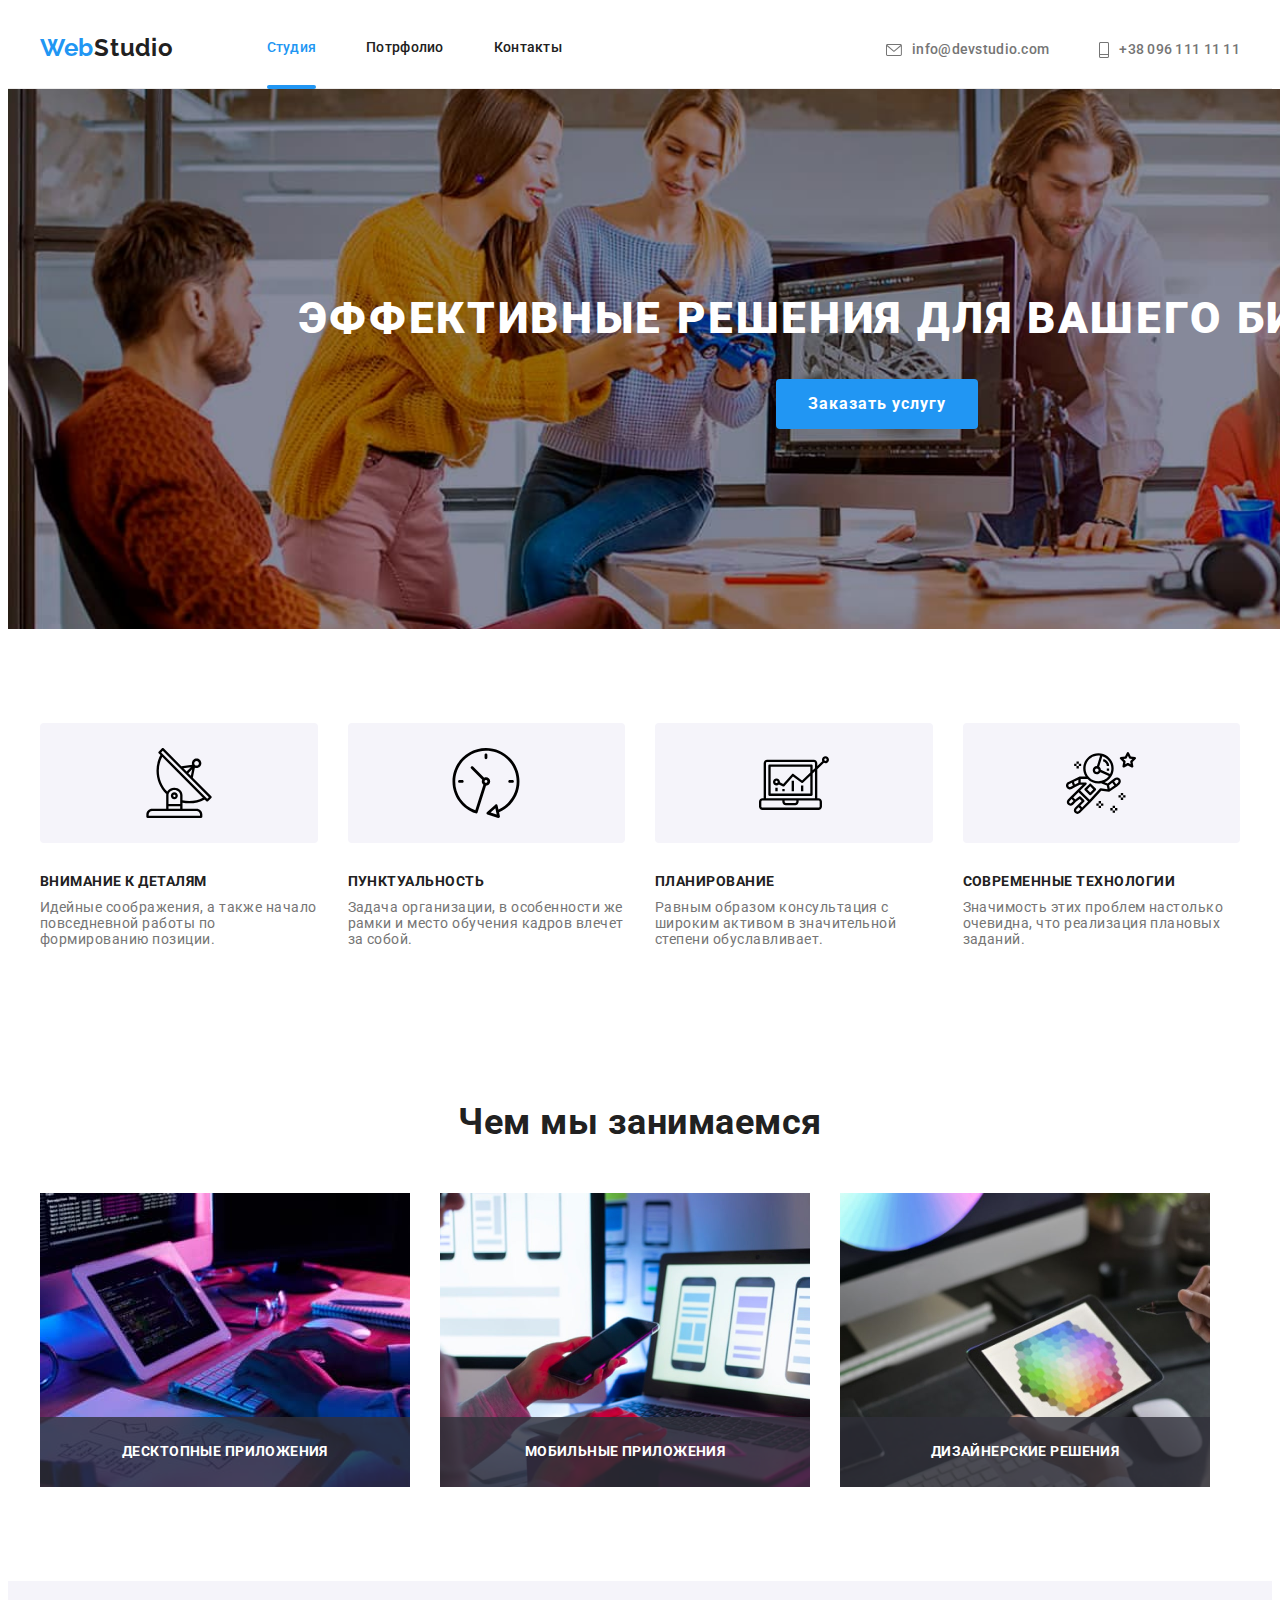
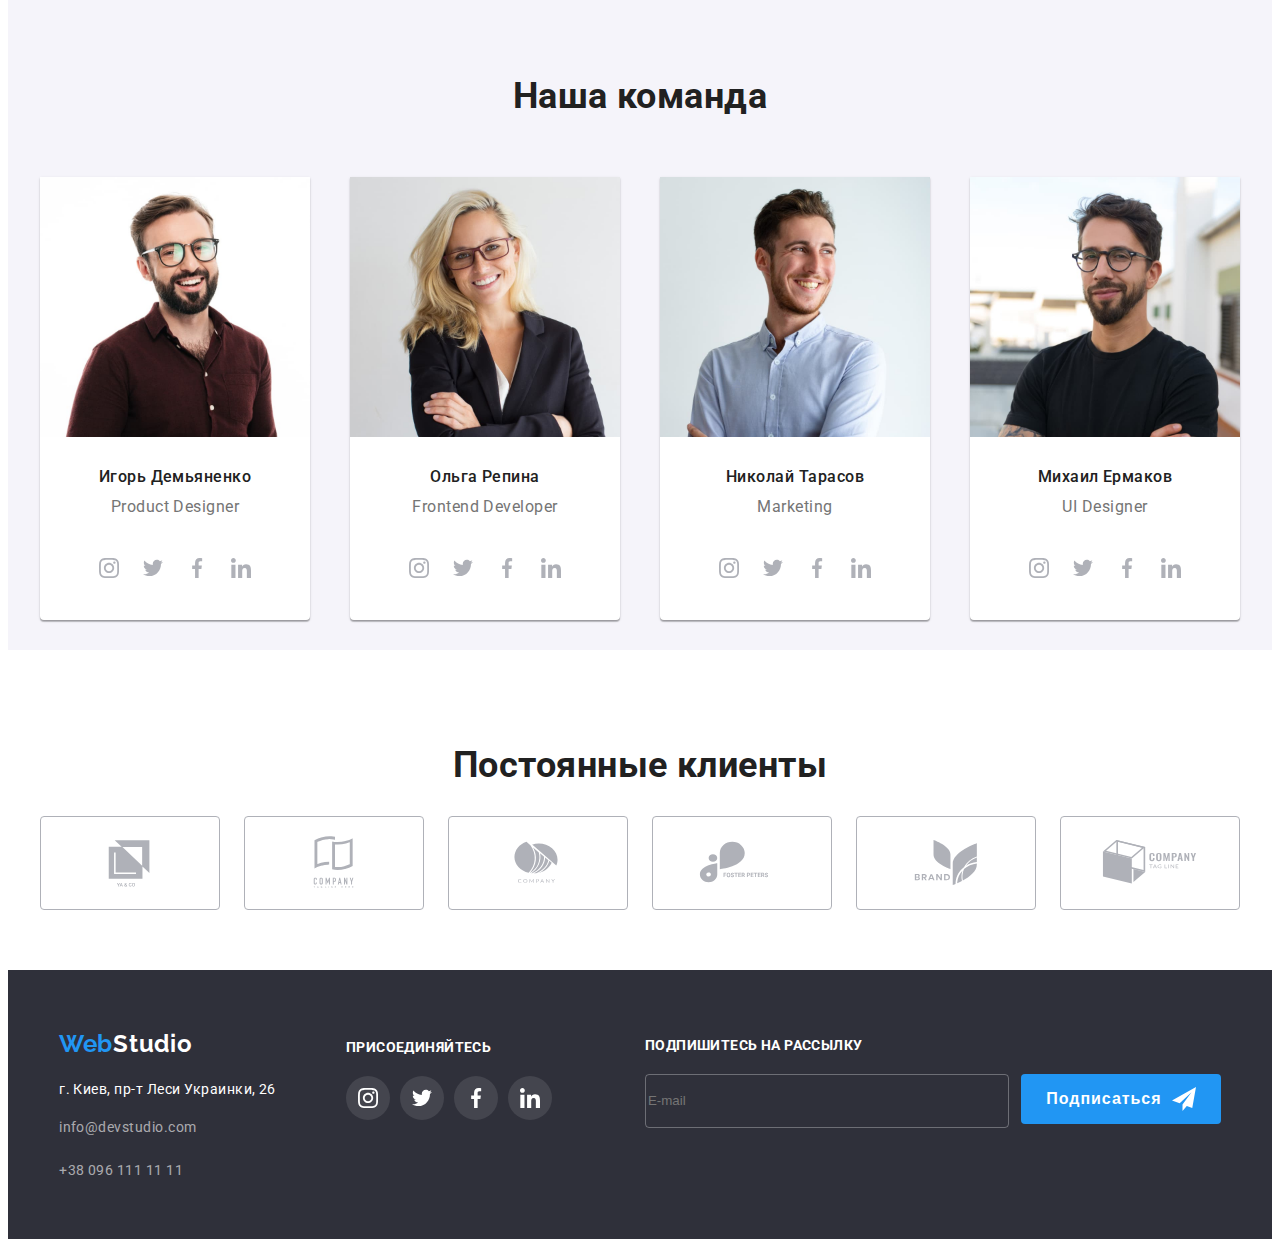
<file: index.html>
<!DOCTYPE html>
<html lang="en">

<head>
    <meta charset="UTF-8">
    <meta http-equiv="X-UA-Compatible" content="IE=edge">
    <meta name="viewport" content="width=device-width, initial-scale=1.0">
    <title>WebStudio</title>
    <link href="https://fonts.googleapis.com/css2?family=Raleway:wght@700&family=Roboto:wght@400;500;700&display=swap"
        rel="stylesheet">
    <link rel="stylesheet" href="https://cdnjs.cloudflare.com/ajax/libs/modern-normalize/1.1.0/modern-normalize.min.css"
        integrity="sha512-wpPYUAdjBVSE4KJnH1VR1HeZfpl1ub8YT/NKx4PuQ5NmX2tKuGu6U/JRp5y+Y8XG2tV+wKQpNHVUX03MfMFn9Q=="
        crossorigin="anonymous" referrerpolicy="no-referrer" />
    <!-- <link rel="stylesheet" href="./css/styles.css"> -->
    <link rel="stylesheet" href="./css/main.css">

<body>


<!-- --------------MODAL--------------- -->
<div class="backdrop is-hidden" data-modal>
    <div class="modal">
        <button class="close-button" type="button" data-modal-close>&#10006</button>

        <!-- -------- FORM -------- -->

        <p class="modal__header">Оставьте свои данные, мы вам перезвоним</p>

        <form action="#" class="modal-form">
        
            <div class="form-field">
        
                <label for="name-input" class="form-field__label">Имя</label>
        
                <div class="modal-box">
        
                    <input type="text" name="user-name" autofocus class="modal-box__input" id="name-input" />
        
                    <svg width="12" height="12" class="modal-box__icons">
                        <use href="./sprites.svg#icon-form-1"></use>
                    </svg>
        
                </div>
        
            </div>

            <div class="form-field">
        
                <label for="tel-input" class="form-field__label">Телефон</label>
        
                <div class="modal-box">
        
                    <input type="tel" name="user-tel" class="modal-box__input" id="tel-input" />
        
                    <svg width="12" height="12" class="modal-box__icons">
                        <use href="./sprites.svg#icon-form-2"></use>
                    </svg>
        
                </div>
        
            </div>

            <div class="form-field">
        
                <label for="email-input" class="form-field__label">Почта</label>
        
                <div class="modal-box">
        
                    <input type="email" name="user-email"class="modal-box__input" id="email-input" />
        
                    <svg width="12" height="12" class="modal-box__icons">
                        <use href="./sprites.svg#icon-form-3"></use>
                    </svg>
        
                </div>
        
            </div>

            <div class="form-field">

                <label for="comment" class="form-field__label">Комментарий</label>

                <textarea name="user-comment" id="comment"  class="form-field__comment" placeholder="Введите текст"></textarea>
            
            </div>

            <div class="form-field">

                <input type="checkbox" class="form-field__checkbox visually-hidden" id="input-check">

                <label for="input-check" class="checkbox__label">
                    
                    <span class="form-field__btn">

                        <svg width="20" height="20" class="form-field__icon">
                            <use href="./sprites.svg#icon-check"></use>
                        </svg>

                    </span>
                    
                    Соглашаюсь с рассылкой и принимаю&nbsp;
                    <a href="#" class="form-field__link">Условия договора</a>



                </label>

                <button class="modal-form-btn">Отправить</button>
            
            </div>
        
        </form>
    </div>
</div>


    <!-- Header -->
    <header class="page-header">
        <div class="container">
            <!-- LOGO -->
            <div class="header-wrap">
            <a class="logo logo__header" href="./index.html"><span class="logo__color--blue">Web</span>Studio</a>

            <!-- NAVIGATION -->
            <nav class="nav">
                <ul class="nav-list list">
                    <li class="nav-list__item">
                        <a class="nav-list__link links nav-list__link--current" href="./index.html">Студия</a>
                    </li>
                    <li class="nav-list__item">
                        <a class="nav-list__link" href="./portfolio.html">Потрфолио</a>
                    </li>
                    <li class="nav-list__item">
                        <a class="nav-list__link" href="#">Контакты</a>
                    </li>
                </ul>
            </nav>
            <button type="button" class="menu-btn-open">
                <svg class="menu-btn-open__icon">
                    <use href="./sprites.svg#icon-menu_40px"></use>
                </svg>
            </button>
            </div>

            <!-- CONTACTS -->
            <div class="contacts">
                <a class="contacts__link" href="mailto:info@devstudio.com">

                    <svg width="16" height="12" class="contacts__icon">
                        <use href="./sprites.svg#icon-letter"></use>
                    </svg>

                    info@devstudio.com

                </a>
                <a class="contacts__link" href="tel:+38-096-111-11-11">

                    <svg width="10" height="16" class="contacts__icon">
                        <use href="./sprites.svg#icon-phone"></use>
                    </svg>

                    +38 096 111 11 11</a>
            </div>
        </div>

        <!-- MOB-MENU -->
        <div class="mob-menu is-hidden">
        
            <div class="container">
        
                <button class="mob-menu__close-btn" type="button">&#10006</button>
        
                <ul class="mob-menu-list list">
        
                    <li class="mob-menu-list__item">
                        <a href="./index.html" class="mob-menu-list__link current">Студия</a>
                    </li>
        
                    <li class="mob-menu-list__item">
                        <a href="./portfolio.html" class="mob-menu-list__link">Портфолио</a>
                    </li>
        
                    <li class="mob-menu-list__item">
                        <a href="" class="mob-menu-list__link">Контакты</a>
                    </li>
        
                </ul>
        
                <div class="mob-menu-bottom">
                <ul class="mob-menu-contacts list">
        
                    <li class="mob-menu-contacts__item">
                        <a href="" class="mob-menu-contacts__link mob-menu-contacts__link_size_big">+38 096 111 11 11</a>
                    </li>
        
                    <li class="mob-menu-contacts__item">
                        <a href="" class="mob-menu-contacts__link mob-menu-contacts__link_size_small">info@devstudio.com</a>
                    </li>
        
                </ul>
        
                <ul class="mob-menu-social list">
        
                    <li class="mob-menu-social__item">
                        <a href="" class="mob-menu-social_link">Instagram</a>
                    </li>
        
                    <li class="mob-menu-social__item">
                        <a href="" class="mob-menu-social_link">Twitter</a>
                    </li>
        
                    <li class="mob-menu-social__item">
                        <a href="" class="mob-menu-social_link">Facebook</a>
                    </li>
        
                    <li class="mob-menu-social__item">
                        <a href="" class="mob-menu-social_link">LinkedIn</a>
                    </li>
        
                </ul>
                </div>
        
            </div>
        
        </div>

    </header>

    <!-- Main content -->
    <main>
        <!-- ----HERO---- -->
        <section class="hero">
            <div class="container">
                <h1 class="hero__title">
                    Эффективные решения для вашего бизнеса
                </h1>

                <!-- HERO-BUTTON -->
                <button type="button" class="hero__button" data-modal-open>Заказать услугу</button>
        </section>

        <!-- FEATURES -->
        <section class="features">

            <div class="container">
                <ul class="features-list list">
                    <li class="features-list__item">

                        <!-- FEATURES-CONTAINER -->
                        <div class="features-container">
                            <svg width="70" height="70" class="features-container__icon">
                                <use href="./sprites.svg#icon-antenna"></use>
                            </svg>
                        </div>

                        <h3 class="features-container__title">Внимание к деталям</h3>
                        <p class="features-container__text">Идейные соображения, а также начало повседневной работы по формированию
                            позиции.</p>
                    </li>
                    <li class="features-list__item">

                        <!-- FEATURES-CONTAINER -->
                        <div class="features-container">
                            <svg width="70" height="70" class="features-container__icon">
                                <use href="./sprites.svg#icon-clock"></use>
                            </svg>
                        </div>

                        <h3 class="features-container__title">Пунктуальность</h3>
                        <p class="features-container__text">Задача организации, в особенности же рамки и место обучения кадров
                            влечет за
                            собой.</p>
                    </li>
                    <li class="features-list__item">

                        <!-- FEATURES-CONTAINER -->
                        <div class="features-container">
                            <svg width="70" height="70" class="features-container__icon">
                                <use href="./sprites.svg#icon-diagram"></use>
                            </svg>
                        </div>

                        <h3 class="features-container__title">Планирование</h3>
                        <p class="features-container__text">Равным образом консультация с широким активом в значительной степени
                            обуславливает.</p>
                    </li>
                    <li class="features-list__item">

                        <!-- FEATURES-CONTAINER -->
                        <div class="features-container">
                            <svg width="70" height="70" class="features-container__icon">
                                <use href="./sprites.svg#icon-astronaut"></use>
                            </svg>
                        </div>

                        <h3 class="features-container__title">Современные технологии</h3>
                        <p class="features-container__text">Значимость этих проблем настолько очевидна, что реализация плановых
                            заданий.
                        </p>
                    </li>
                </ul>

            </div>
            </div>

        </section>

        <!-- WORKS -->
        <section class="works">
            <h2 class="works__header">
                Чем мы занимаемся
            </h2>
            <div class="container">
                <ul class="works-list list">
                    <li class="works-list__item">

                        <picture>
                            <source srcset="./images/desktop/desktop/box1-min.jpg 1x" media="(min-width: 1200px)">
                            <img src="./images/desktop/desktop/box1-min.jpg" alt="ipad with keyboard" class="works-list__image">
                        </picture>

                        <div class="works-slogan">

                            <h3 class="works-slogan__title">Десктопные приложения</h3>

                        </div>
                        
                    </li>
                    <li class="works-list__item">

                        <picture>
                            <source srcset="./images/desktop/desktop/box2x-min.jpg 1x" media="(min-width: 1200px)">
                            <img src="./images/desktop/desktop/box2-min.jpg" alt="ipad with keyboard" class="works-list__image">
                        </picture>

                        <div class="works-slogan">

                            <h3 class="works-slogan__title">Мобильные приложения</h3>

                        </div>
                        
                    </li>
                    <li class="works-list__item">

                        <picture>
                            <source srcset="./images/desktop/desktop/box3x-min.jpg 1x" media="(min-width: 1200px)">
                            <img src="./images/desktop/desktop/box3-min.jpg" alt="ipad with keyboard" class="works-list__image">
                        </picture>

                        <div class="works-slogan">

                            <h3 class="works-slogan__title">Дизайнерские решения</h3>

                        </div>
                        
                    </li>
                </ul>
            </div>
        </section>

        <!--TEAM -->
        <section class="team">
            <h2 class="team__header">
                Наша команда
            </h2>

            <div class="container">
                <ul class="team-list list">

                    <li class="team-list__item">
                        <div class="team-card">
                            <picture>
                                <source srcset="./images/desktop/desktop/product-designer2x-min.jpg 2x, ./images/desktop/desktop/product-designer-min.jpg 1x" media="(min-width: 1200px)">
                                <source srcset="./images/tablet/tablet/img@2x-min.jpg 2x, ./images/tablet/tablet/img-min.jpg 1x" media="(min-width: 768px)">
                                <source srcset="./images/mobile/mobile/img@2xt1-min.jpg 2x, ./images/mobile/mobile/imgt1-min.jpg 1x" media="(min-width: 320px)">
                                <img src="./images/mobile/mobile/imgt1-min.jpg" alt="Игорь Демьяненко Product Designer" class="team-list__image">
                            </picture>
                            

                            <h3 class="team-card__title">Игорь Демьяненко</h3>

                            <p class="team-card__text">Product Designer</p>


                            <!-- SOCIAL-ICONS -->
                            <ul class="socia-list list">

                                <li class="socia-list__item">

                                    <a href="#" class="socia-list__link">

                                        <svg width="20" height="20" class="socia-list__icon">
                                            <use href="./sprites.svg#icon-instagram"></use>
                                        </svg>

                                    </a>

                                </li>

                                <li class="socia-list__item">

                                    <a href="#" class="socia-list__link">

                                        <svg width="20" height="20" class="socia-list__icon">
                                            <use href="./sprites.svg#icon-twitter"></use>
                                        </svg>

                                    </a>

                                </li>

                                <li class="socia-list__item">

                                    <a href="#" class="socia-list__link">

                                        <svg width="20" height="20" class="socia-list__icon">
                                            <use href="./sprites.svg#icon-facebook"></use>
                                        </svg>

                                    </a>

                                </li>

                                <li class="socia-list__item">

                                    <a href="#" class="socia-list__link">

                                        <svg width="20" height="20" class="socia-list__icon">
                                            <use href="./sprites.svg#icon-linkedin"></use>
                                        </svg>

                                    </a>

                                </li>

                            </ul>

                        </div>
                    </li>
                    <li class="team-list__item">

                        <div class="team-card">
                            <picture>
                                <source srcset="./images/desktop/desktop/frontend-developer2x-min.jpg 2x, ./images/desktop/desktop/frontend-developer-min.jpg 1x" media="(min-width: 1200px)">
                                <source srcset="./images/tablet/tablet/img@2xq-min.jpg 2x, ./images/tablet/tablet/imgq-min.jpg 1x" media="(min-width: 768px)">
                                <source srcset="./images/mobile/mobile/img@2xt2-min.jpg 2x, ./images/mobile/mobile/imgt2-min.jpg 1x" media="(min-width: 320px)">
                                <img src="./images/mobile/mobile/imgt2-min.jpg" alt="Ольга Репина Frontend Developer" class="team-list__image">
                            </picture>
                            

                            <h3 class="team-card__title">Ольга Репина</h3>

                            <p class="team-card__text">Frontend Developer</p>

                             <!-- SOCIAL-ICONS -->
                             <ul class="socia-list list">

                                <li class="socia-list__item">

                                    <a href="#" class="socia-list__link">

                                        <svg width="20" height="20" class="socia-list__icon">
                                            <use href="./sprites.svg#icon-instagram"></use>
                                        </svg>

                                    </a>

                                </li>

                                <li class="socia-list__item">

                                    <a href="#" class="socia-list__link">

                                        <svg width="20" height="20" class="socia-list__icon">
                                            <use href="./sprites.svg#icon-twitter"></use>
                                        </svg>

                                    </a>

                                </li>

                                <li class="socia-list__item">

                                    <a href="#" class="socia-list__link">

                                        <svg width="20" height="20" class="socia-list__icon">
                                            <use href="./sprites.svg#icon-facebook"></use>
                                        </svg>

                                    </a>

                                </li>

                                <li class="socia-list__item">

                                    <a href="#" class="socia-list__link">

                                        <svg width="20" height="20" class="socia-list__icon">
                                            <use href="./sprites.svg#icon-linkedin"></use>
                                        </svg>

                                    </a>

                                </li>

                            </ul>

                        </div>

                    </li>
                    <li class="team-list__item">

                        <div class="team-card">

                            <picture>
                                <source srcset="./images/desktop/desktop/marketing2x-min.jpg 2x, ./images/desktop/desktop/marketing-min.jpg 1x" media="(min-width: 1200px)">
                                <source srcset="./images/tablet/tablet/img@2x3man-min.jpg 2x, ./images/tablet/tablet/img3man-min.jpg 1x" media="(min-width: 768px)">
                                <source srcset="./images/mobile/mobile/img@2xt3-min.jpg 2x, ./images/mobile/mobile/imgt3-min.jpg 1x" media="(min-width: 320px)">
                                <img src="./images/mobile/mobile/imgt3-min.jpg" alt="Николай Тарасов Marketing" class="team-list__image">
                            </picture>


                            <h3 class="team-card__title">Николай Тарасов</h3>

                            <p class="team-card__text">Marketing</p>

                             <!-- SOCIAL-ICONS -->
                             <ul class="socia-list list">

                                <li class="socia-list__item">

                                    <a href="#" class="socia-list__link">

                                        <svg width="20" height="20" class="socia-list__icon">
                                            <use href="./sprites.svg#icon-instagram"></use>
                                        </svg>

                                    </a>

                                </li>

                                <li class="socia-list__item">

                                    <a href="#" class="socia-list__link">

                                        <svg width="20" height="20" class="socia-list__icon">
                                            <use href="./sprites.svg#icon-twitter"></use>
                                        </svg>

                                    </a>

                                </li>

                                <li class="socia-list__item">

                                    <a href="#" class="socia-list__link">

                                        <svg width="20" height="20" class="socia-list__icon">
                                            <use href="./sprites.svg#icon-facebook"></use>
                                        </svg>

                                    </a>

                                </li>

                                <li class="socia-list__item">

                                    <a href="#" class="socia-list__link">

                                        <svg width="20" height="20" class="socia-list__icon">
                                            <use href="./sprites.svg#icon-linkedin"></use>
                                        </svg>

                                    </a>

                                </li>

                            </ul>

                        </div>

                    </li>
                    <li class="team-list__item">

                        <div class="team-card">

                            <picture>
                                <source srcset="./images/desktop/desktop/ui-designer2x-min.jpg 2x, ../images/desktop/desktop/ui-designer-min.jpg 1x" media="(min-width: 1200px)">
                                <source srcset="./images/tablet/tablet/img@2x4man-min.jpg 2x, ./images/tablet/tablet/img4man-min.jpg 1x" media="(min-width: 768px)">
                                <source srcset="./images/mobile/mobile/img@2xt4-min.jpg 2x, ./images/mobile/mobile/imgt4-min.jpg 1x" media="(min-width: 320px)">
                                <img src="./images/mobile/mobile/imgt4-min.jpg" alt="Михаил Ермаков UI Designer" class="team-list__image">
                            </picture>

                            <h3 class="team-card__title">Михаил Ермаков</h3>

                            <p class="team-card__text">UI Designer</p>

                             <!-- SOCIAL-ICONS -->
                             <ul class="socia-list list">

                                <li class="socia-list__item">

                                    <a href="#" class="socia-list__link">

                                        <svg width="20" height="20" class="socia-list__icon">
                                            <use href="./sprites.svg#icon-instagram"></use>
                                        </svg>

                                    </a>

                                </li>

                                <li class="socia-list__item">

                                    <a href="#" class="socia-list__link">

                                        <svg width="20" height="20" class="socia-list__icon">
                                            <use href="./sprites.svg#icon-twitter"></use>
                                        </svg>

                                    </a>

                                </li>

                                <li class="socia-list__item">

                                    <a href="#" class="socia-list__link">

                                        <svg width="20" height="20" class="socia-list__icon">
                                            <use href="./sprites.svg#icon-facebook"></use>
                                        </svg>

                                    </a>

                                </li>

                                <li class="socia-list__item">

                                    <a href="#" class="socia-list__link">

                                        <svg width="20" height="20" class="socia-list__icon">
                                            <use href="./sprites.svg#icon-linkedin"></use>
                                        </svg>

                                    </a>

                                </li>

                            </ul>

                        </div>

                    </li>
                </ul>
            </div>

        </section>


        <!------------ CLIENTS ---------------->
<section class="clients">
    <div class="container">

        <h3 class="clients__header">
            Постоянные клиенты
        </h3>

        <ul class="clients-list list">

            <li class="clients-list__item">

                <a href="#" class="clients-list__link">

                    <svg width="106" height="60" class="clients-list__icon">
                        <use href="./sprites.svg#icon-logo-1"></use>
                    </svg>

                </a>

            </li>

            <li class="clients-list__item">

                <a href="#" class="clients-list__link">

                    <svg width="106" height="60" class="clients-list__icon">
                        <use href="./sprites.svg#icon-logo-2"></use>
                    </svg>

                </a>

            </li>

            <li class="clients-list__item">

                <a href="#" class="clients-list__link">

                    <svg width="106" height="60" class="clients-list__icon">
                        <use href="./sprites.svg#icon-logo-3"></use>
                    </svg>

                </a>

            </li>

            <li class="clients-list__item">

                <a href="#" class="clients-list__link">

                    <svg width="106" height="60" class="clients-list__icon">
                        <use href="./sprites.svg#icon-logo-4"></use>
                    </svg>

                </a>

            </li>

            <li class="clients-list__item">

                <a href="#" class="clients-list__link">

                    <svg width="106" height="60" class="clients-list__icon">
                        <use href="./sprites.svg#icon-logo-5"></use>
                    </svg>

                </a>

            </li>

            <li class="clients-list__item">

                <a href="#" class="clients-list__link">

                    <svg width="106" height="60" class="clients-list__icon">
                        <use href="./sprites.svg#icon-logo-6"></use>
                    </svg>

                </a>

            </li>

        </ul>

    </div>
</section>

    </main>

    <!-- FOOTER -->
<footer class="footer">

<div class="container">
    <div class="footer-items">
        <div class="footer-wrap">
            <div class="footer-logo">
                <a class="logo" href="./index.html"><span class="logo__color--blue">Web</span><span
                        class="white-word">Studio</span></a>
        
                <address class="address">
                    г. Киев, пр-т Леси Украинки, 26
                </address>
        
                <div class="contact-footer">
                    <a class="contact-footer__link" href="mailto:info@devstudio.com">info@devstudio.com</a><br>
                    <a class="contact-footer__link" href="tel:+38-096-111-11-11">+38 096 111 11 11</a>
                </div>
            </div>
        
            <!-- ----FOOTER-SOCIAL-SECTION---- -->
            <div class="footer-social">
        
                <p class="footer-social__title">присоединяйтесь</p>
        
                <ul class="footer-social-list list">
        
                    <li class="footer-social-list__item">
        
                        <a href="#" class="footer-social-list__link">
                            <svg width="20" height="20" class="footer-social-list__icon">
                                <use href="./sprites.svg#icon-instagram"></use>
                            </svg>
                        </a>
        
                    </li>
                    <li class="footer-social-list__item">
        
                        <a href="#" class="footer-social-list__link">
                            <svg width="20" height="20" class="footer-social-list__icon">
                                <use href="./sprites.svg#icon-twitter"></use>
                            </svg>
                        </a>
        
                    </li>
        
                    <li class="footer-social-list__item">
        
                        <a href="#" class="footer-social-list__link">
                            <svg width="20" height="20" class="footer-social-list__icon">
                                <use href="./sprites.svg#icon-facebook"></use>
                            </svg>
                        </a>
        
                    </li>
        
                    <li class="footer-social-list__item">
        
                        <a href="#" class="footer-social-list__link">
                            <svg width="20" height="20" class="footer-social-list__icon">
                                <use href="./sprites.svg#icon-linkedin"></use>
                            </svg>
                        </a>
        
                    </li>
        
                </ul>
            </div>
        </div>

        <!-- ----------------FOOTER-FORM-SECTION-------------- -->

        <div class="footer-form">

            <p class="footer-form__title">
                Подпишитесь на рассылку
            </p>

            <form action="#" class="footer-form__item">

                <label for="#">

                    <input type="email" name="email" placeholder="E-mail" class="footer-form__input">

                </label>

                <div class="btn-wrap">
                <button type="button" class="footer-form__btn">

                    Подписаться

                    <svg width="24" height="24" class="footer-form__icon">
                        <use href="./sprites.svg#icon-telegram"></use>
                    </svg>

                </button>
                </div>
            </form>



        </div>


    </div>


</div>
</footer>

    <script src="./js/mob-menu.js"></script>
    <script src="./js/modal.js"></script>


</body>

</html>
</file>
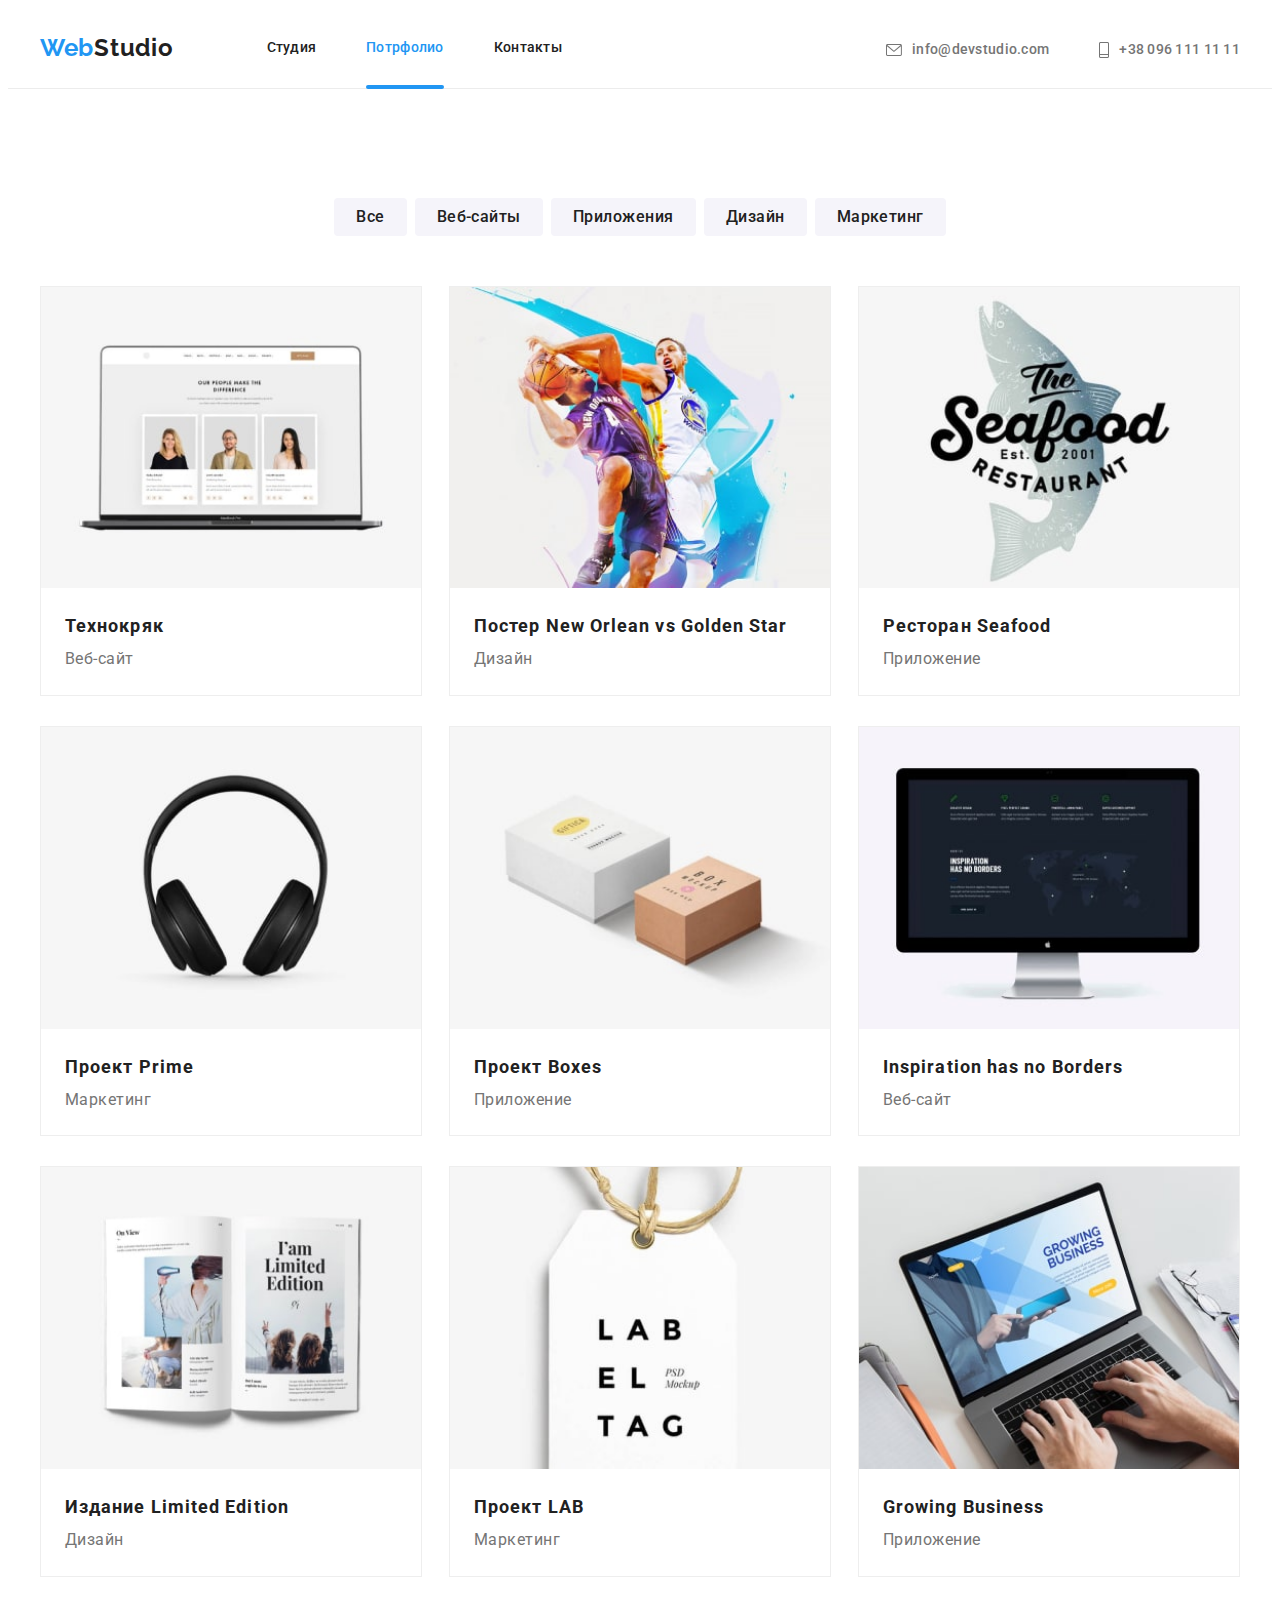
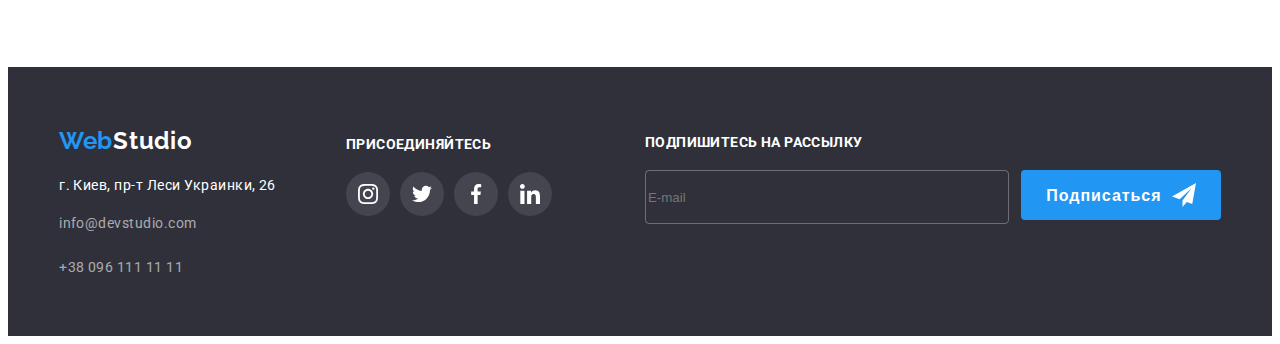
<file: portfolio.html>
<!DOCTYPE html>
<html lang="en">
<head>
    <meta charset="UTF-8">
    <meta http-equiv="X-UA-Compatible" content="IE=edge">
    <meta name="viewport" content="width=device-width, initial-scale=1.0">
    <title>WebStudio</title>
    <link href="https://fonts.googleapis.com/css2?family=Raleway:wght@700&family=Roboto:wght@400;500;700&display=swap" rel="stylesheet">
    <link rel="stylesheet" href="https://cdnjs.cloudflare.com/ajax/libs/modern-normalize/1.1.0/modern-normalize.min.css" integrity="sha512-wpPYUAdjBVSE4KJnH1VR1HeZfpl1ub8YT/NKx4PuQ5NmX2tKuGu6U/JRp5y+Y8XG2tV+wKQpNHVUX03MfMFn9Q==" crossorigin="anonymous" referrerpolicy="no-referrer" />
    <!-- <link rel="stylesheet" href="./css/styles.css"> -->
    <link rel="stylesheet" href="./css/main.css">
<body>
    <!-- Header -->
    <header class="page-header">
        <div class="container">
            <!-- LOGO -->
            <div class="header-wrap">
            <a class="logo logo__header" href="./index.html"><span class="logo__color--blue">Web</span>Studio</a>

            <!-- NAVIGATION -->
            <nav class="nav">
                <ul class="nav-list list">
                    <li class="nav-list__item">
                        <a class="nav-list__link links" href="./index.html">Студия</a>
                    </li>
                    <li class="nav-list__item">
                        <a class="nav-list__link nav-list__link--current" href="./portfolio.html">Потрфолио</a>
                    </li>
                    <li class="nav-list__item">
                        <a class="nav-list__link" href="#">Контакты</a>
                    </li>
                </ul>
            </nav>
            <button type="button" class="menu-btn-open">
                <svg class="menu-btn-open__icon">
                    <use href="./sprites.svg#icon-menu_40px"></use>
                </svg>
            </button>
            </div>

            <!-- CONTACTS -->
            <div class="contacts">
                <a class="contacts__link" href="mailto:info@devstudio.com">

                    <svg width="16" height="12" class="contacts__icon">
                        <use href="./sprites.svg#icon-letter"></use>
                    </svg>

                    info@devstudio.com

                </a>
                <a class="contacts__link" href="tel:+38-096-111-11-11">

                    <svg width="10" height="16" class="contacts__icon">
                        <use href="./sprites.svg#icon-phone"></use>
                    </svg>

                    +38 096 111 11 11</a>
            </div>
        </div>

        <!-- MOB-MENU -->
        <div class="mob-menu is-hidden">
        
            <div class="container">
        
                <button class="mob-menu__close-btn" type="button">&#10006</button>
        
                <ul class="mob-menu-list list">
        
                    <li class="mob-menu-list__item">
                        <a href="./index.html" class="mob-menu-list__link">Студия</a>
                    </li>
        
                    <li class="mob-menu-list__item">
                        <a href="./portfolio.html" class="mob-menu-list__link current">Портфолио</a>
                    </li>
        
                    <li class="mob-menu-list__item">
                        <a href="" class="mob-menu-list__link">Контакты</a>
                    </li>
        
                </ul>
        
                <div class="mob-menu-bottom">
                <ul class="mob-menu-contacts list">
        
                    <li class="mob-menu-contacts__item">
                        <a href="" class="mob-menu-contacts__link mob-menu-contacts__link_size_big">+38 096 111 11 11</a>
                    </li>
        
                    <li class="mob-menu-contacts__item">
                        <a href="" class="mob-menu-contacts__link mob-menu-contacts__link_size_small">info@devstudio.com</a>
                    </li>
        
                </ul>
        
                <ul class="mob-menu-social list">
        
                    <li class="mob-menu-social__item">
                        <a href="" class="mob-menu-social_link">Instagram</a>
                    </li>
        
                    <li class="mob-menu-social__item">
                        <a href="" class="mob-menu-social_link">Twitter</a>
                    </li>
        
                    <li class="mob-menu-social__item">
                        <a href="" class="mob-menu-social_link">Facebook</a>
                    </li>
        
                    <li class="mob-menu-social__item">
                        <a href="" class="mob-menu-social_link">LinkedIn</a>
                    </li>
        
                </ul>
                </div>
        
            </div>
        
        </div>

    </header>

       <!-- Main content --> 
    <main>
        <!-- BUTTONS -->
    <div class="filter"> 
        <div class="container">
            <ul class="filter-list list">
                <li class="filter-list__item">
                    <button type="button" class="filter-list__button">Все</button>
                </li>

                <li class="filter-list__item">
                    <button type="button" class="filter-list__button">Веб-сайты</button>
                </li>

                <li class="filter-list__item">
                    <button type="button" class="filter-list__button">Приложения</button>
                </li>

                <li class="filter-list__item">
                    <button type="button" class="filter-list__button">Дизайн</button>
                </li>

                <li class="filter-list__item">
                    <button type="button" class="filter-list__button">Маркетинг</button>
                </li>
            </ul>
        </div>

    </div>
        

<!-- PROJECTS-LIST -->
<section class="projects">

    <div class="container">

        <ul class="projects-list list">

            <li class="projects-list__item" >


                <a href="">

                    <div class="project-deck">

                        <picture>
                            <source srcset="./images/desktop/desktop/portfolio-desktop/tehno2x-min.jpg 2x, ./images/desktop/desktop/portfolio-desktop/tehno-min.jpg 1x" media="(min-width: 1200px)">
                            <source srcset="./images/tablet/tablet/tablet-portfolio/img@2xp1-min.jpg 2x, ./images/tablet/tablet/tablet-portfolio/imgp1-min.jpg 1x" media="(min-width: 768px)">
                            <source srcset="./images/mobile/mobile/mobile-portfolio/img@2xp1-min.jpg 2x, ./images/mobile/mobile/mobile-portfolio/imgp1-min.jpg 1x" media="(min-width: 320px)">
                            <img src="./images/techno-cryck.jpg" alt="Технокряк" >
                        </picture>

                        <p class="project-deck__text">
                            Технокряк это современная площадка распространения коронавируса. Компании используют эту платформу для цифрового шпионажа и атак на защищённые сервера конкурентов.
                        </p>
    
                    </div>

                    <div class="projects-subject">
                        <h3 class="projects-subject__title">Технокряк</h3>
                        <p class="projects-subject__text">Веб-сайт</p>
                    </div>

                </a>

            </li>

            <li class="projects-list__item" >


                <a href="">

                    <div class="project-deck">

                        <picture>
                            <source srcset="./images/desktop/desktop/portfolio-desktop/orlean2x-min.jpg 2x, ./images/desktop/desktop/portfolio-desktop/orlean-min.jpg 1x" media="(min-width: 1200px)">
                            <source srcset="./images/tablet/tablet/tablet-portfolio/img@2x2p-min.jpg 2x, ./images/tablet/tablet/tablet-portfolio/img2p-min.jpg 1x" media="(min-width: 768px)">
                            <source srcset="./images/mobile/mobile/mobile-portfolio/img@2xp2-min.jpg 2x, ./images/mobile/mobile/mobile-portfolio/imgp2-min.jpg 1x" media="(min-width: 320px)">
                            <img src="./images/new-orlean.jpg" alt="Постер New Orlean vs Golden Star">
                        </picture>


    
                        <p class="project-deck__text">
                            Технокряк это современная площадка распространения коронавируса. Компании используют эту платформу для цифрового шпионажа и атак на защищённые сервера конкурентов.
                        </p>
    
                    </div>

                    <div class="projects-subject">
                        <h3 class="projects-subject__title">Постер New Orlean vs Golden Star</h3>
                        <p class="projects-subject__text">Дизайн</p>
                    </div>

                </a>

            </li>

            <li class="projects-list__item" >


                <a href="">

                    <div class="project-deck">

                        <picture>
                            <source srcset="./images/desktop/desktop/portfolio-desktop/seafood2x-min.jpg 2x, ./images/desktop/desktop/portfolio-desktop/seafood-min.jpg 1x" media="(min-width: 1200px)">
                            <source srcset="./images/tablet/tablet/tablet-portfolio/img@2x3p-min.jpg 2x, ./images/tablet/tablet/tablet-portfolio/img3p-min.jpg 1x" media="(min-width: 768px)">
                            <source srcset="./images/mobile/mobile/mobile-portfolio/img@2xp3-min.jpg 2x, ./images/mobile/mobile/mobile-portfolio/imgp3-min.jpg 1x" media="(min-width: 320px)">
                            <img src="./images/seafood.jpg" alt="Ресторан Seafood" >
                        </picture>
                    

    
                        <p class="project-deck__text">
                            Технокряк это современная площадка распространения коронавируса. Компании используют эту платформу для цифрового шпионажа и атак на защищённые сервера конкурентов.
                        </p>
    
                    </div>

                    <div class="projects-subject">
                        <h3 class="projects-subject__title">Ресторан Seafood</h3>
                        <p class="projects-subject__text">Приложение</p>
                    </div>

                </a>

            </li>

            <li class="projects-list__item" >

                <a href="">

                    <div class="project-deck">

                        <picture>
                            <source srcset="./images/desktop/desktop/portfolio-desktop/prime2x-min.jpg 2x, ./images/desktop/desktop/portfolio-desktop/prime-min.jpg 1x" media="(min-width: 1200px)">
                            <source srcset="./images/tablet/tablet/tablet-portfolio/img@2x4p-min.jpg 2x, ./images/tablet/tablet/tablet-portfolio/img4p-min.jpg 1x" media="(min-width: 768px)">
                            <source srcset="./images/mobile/mobile/mobile-portfolio/img@2xp4-min.jpg 2x, ./images/mobile/mobile/mobile-portfolio/imgp4-min.jpg 1x" media="(min-width: 320px)">
                            <img src="./images/project-prime.jpg" alt="Проект Prime">
                        </picture>


    
                        <p class="project-deck__text">
                            Технокряк это современная площадка распространения коронавируса. Компании используют эту платформу для цифрового шпионажа и атак на защищённые сервера конкурентов.
                        </p>
    
                    </div>

                    <div class="projects-subject">
                        <h3 class="projects-subject__title">Проект Prime</h3>
                        <p class="projects-subject__text">Маркетинг</p>
                    </div>

                </a>

            </li>

            <li class="projects-list__item">


                <a href="">

                    <div class="project-deck">

                        <picture>
                            <source srcset="./images/desktop/desktop/portfolio-desktop/boxes2x-min.jpg 2x, ./images/desktop/desktop/portfolio-desktop/boxes-min.jpg 1x" media="(min-width: 1200px)">
                            <source srcset="./images/tablet/tablet/tablet-portfolio/img@2x5p-min.jpg 2x, ./images/tablet/tablet/tablet-portfolio/img5p-min.jpg 1x" media="(min-width: 768px)">
                            <source srcset="./images/mobile/mobile/mobile-portfolio/img@2xp5-min.jpg 2x, ./images/mobile/mobile/mobile-portfolio/imgp5-min.jpg 1x" media="(min-width: 320px)">
                            <img src="./images/project-boxes.jpg" alt="Проект Boxes">
                        </picture>



    
                        <p class="project-deck__text">
                            Технокряк это современная площадка распространения коронавируса. Компании используют эту платформу для цифрового шпионажа и атак на защищённые сервера конкурентов.
                        </p>
    
                    </div>

                    <div class="projects-subject">
                        <h3 class="projects-subject__title">Проект Boxes</h3>
                        <p class="projects-subject__text">Приложение</p>
                    </div>

                </a>

            </li>
 
            <li class="projects-list__item" >

                <a href="">
                    
                    <div class="project-deck">

                        <picture>
                            <source srcset="./images/desktop/desktop/portfolio-desktop/inspiration2x-min.jpg 2x, ./images/desktop/desktop/portfolio-desktop/inspiration-min.jpg 1x" media="(min-width: 1200px)">
                            <source srcset="./images/tablet/tablet/tablet-portfolio/img@2x6p-min.jpg 2x, ./images/tablet/tablet/tablet-portfolio/img6p-min.jpg 1x" media="(min-width: 768px)">
                            <source srcset="./images/mobile/mobile/mobile-portfolio/img@2xp6-min.jpg 2x, ./images/mobile/mobile/mobile-portfolio/imgp6-min.jpg 1x" media="(min-width: 320px)">
                            <img src="./images/no-borders.jpg" alt="Inspiration has no Borders">
                        </picture>
    
                        <p class="project-deck__text">
                            Технокряк это современная площадка распространения коронавируса. Компании используют эту платформу для цифрового шпионажа и атак на защищённые сервера конкурентов.
                        </p>
    
                    </div>

                    <div class="projects-subject">
                        <h3 class="projects-subject__title">Inspiration has no Borders</h3>
                        <p class="projects-subject__text">Веб-сайт</p>
                    </div>

                </a>

            </li>

            <li class="projects-list__item" >


                <a href="">

                    <div class="project-deck">

                        <picture>
                            <source srcset="./images/desktop/desktop/portfolio-desktop/limited2x-min.jpg 2x, ./images/desktop/desktop/portfolio-desktop/limited-min.jpg 1x" media="(min-width: 1200px)">
                            <source srcset="./images/tablet/tablet/tablet-portfolio/img@2x7p-min.jpg 2x, ./images/tablet/tablet/tablet-portfolio/img7p-min.jpg 1x" media="(min-width: 768px)">
                            <source srcset="./images/mobile/mobile/mobile-portfolio/img@2xp7-min.jpg 2x, ./images/mobile/mobile/mobile-portfolio/imgp7-min.jpg 1x" media="(min-width: 320px)">
                            <img src="./images/limited-edition.jpg" alt="Издание Limited Edition">
                        </picture>
    
                        <p class="project-deck__text">
                            Технокряк это современная площадка распространения коронавируса. Компании используют эту платформу для цифрового шпионажа и атак на защищённые сервера конкурентов.
                        </p>
    
                    </div>    

                    <div class="projects-subject">
                        <h3 class="projects-subject__title">Издание Limited Edition</h3>
                        <p class="projects-subject__text">Дизайн</p>
                    </div>

                </a>

            </li>

            <li class="projects-list__item">

                <a href="">
                    
                    <div class="project-deck">

                        <picture>
                            <source srcset="./images/desktop/desktop/portfolio-desktop/lab2x-min.jpg 2x, ./images/desktop/desktop/portfolio-desktop/lab-min.jpg 1x" media="(min-width: 1200px)">
                            <source srcset="./images/tablet/tablet/tablet-portfolio/img@2x8p-min.jpg 2x, ./images/tablet/tablet/tablet-portfolio/img8p-min.jpg 1x" media="(min-width: 768px)">
                            <source srcset="./images/mobile/mobile/mobile-portfolio/img@2xp8-min.jpg 2x, ./images/mobile/mobile/mobile-portfolio/imgp8-min.jpg 1x" media="(min-width: 320px)">
                            <img src="./images/project-lab.jpg" alt="Проект LAB">
                        </picture>

                        <p class="project-deck__text">
                            Технокряк это современная площадка распространения коронавируса. Компании используют эту платформу для цифрового шпионажа и атак на защищённые сервера конкурентов.
                        </p>
    
                    </div>

                    <div class="projects-subject">
                        <h3 class="projects-subject__title">Проект LAB</h3>
                        <p class="projects-subject__text">Маркетинг</p>
                    </div>

                </a>

            </li>

            <li class="projects-list__item" >

                <a href="">

                    <div class="project-deck">

                        <picture>
                            <source srcset="./images/desktop/desktop/portfolio-desktop/growing2x-min.jpg 2x, ./images/desktop/desktop/portfolio-desktop/growing-min.jpg 1x" media="(min-width: 1200px)">
                            <source srcset="./images/tablet/tablet/tablet-portfolio/img@2x9p-min.jpg 2x, ./images/tablet/tablet/tablet-portfolio/img9p-min.jpg 1x" media="(min-width: 768px)">
                            <source srcset="./images/mobile/mobile/mobile-portfolio/img@2xp9-min.jpg 2x, ./images/mobile/mobile/mobile-portfolio/imgp9-min.jpg 1x" media="(min-width: 320px)">
                            <img src="./images/growing-business.jpg" alt="Growing Business">
                        </picture>
    
                        <p class="project-deck__text">
                            Технокряк это современная площадка распространения коронавируса. Компании используют эту платформу для цифрового шпионажа и атак на защищённые сервера конкурентов.
                        </p>
    
                    </div>

                    <div class="projects-subject">
                        <h3 class="projects-subject__title">Growing Business</h3>
                        <p class="projects-subject__text">Приложение</p>
                    </div>

                </a>

            </li>
        </ul>
    </div>

</section>

</main>

<!-- FOOTER -->
<footer class="footer">

    <div class="container">
        <div class="footer-items">
            <div class="footer-wrap">
                <div class="footer-logo">
                    <a class="logo" href="./index.html"><span class="logo__color--blue">Web</span><span
                            class="white-word">Studio</span></a>
            
                    <address class="address">
                        г. Киев, пр-т Леси Украинки, 26
                    </address>
            
                    <div class="contact-footer">
                        <a class="contact-footer__link" href="mailto:info@devstudio.com">info@devstudio.com</a><br>
                        <a class="contact-footer__link" href="tel:+38-096-111-11-11">+38 096 111 11 11</a>
                    </div>
                </div>
            
                <!-- ----FOOTER-SOCIAL-SECTION---- -->
                <div class="footer-social">
            
                    <p class="footer-social__title">присоединяйтесь</p>
            
                    <ul class="footer-social-list list">
            
                        <li class="footer-social-list__item">
            
                            <a href="#" class="footer-social-list__link">
                                <svg width="20" height="20" class="footer-social-list__icon">
                                    <use href="./sprites.svg#icon-instagram"></use>
                                </svg>
                            </a>
            
                        </li>
                        <li class="footer-social-list__item">
            
                            <a href="#" class="footer-social-list__link">
                                <svg width="20" height="20" class="footer-social-list__icon">
                                    <use href="./sprites.svg#icon-twitter"></use>
                                </svg>
                            </a>
            
                        </li>
            
                        <li class="footer-social-list__item">
            
                            <a href="#" class="footer-social-list__link">
                                <svg width="20" height="20" class="footer-social-list__icon">
                                    <use href="./sprites.svg#icon-facebook"></use>
                                </svg>
                            </a>
            
                        </li>
            
                        <li class="footer-social-list__item">
            
                            <a href="#" class="footer-social-list__link">
                                <svg width="20" height="20" class="footer-social-list__icon">
                                    <use href="./sprites.svg#icon-linkedin"></use>
                                </svg>
                            </a>
            
                        </li>
            
                    </ul>
                </div>
            </div>
    
            <!-- ----------------FOOTER-FORM-SECTION-------------- -->
    
            <div class="footer-form">
    
                <p class="footer-form__title">
                    Подпишитесь на рассылку
                </p>
    
                <form action="#" class="footer-form__item">
    
                    <label for="#">
    
                        <input type="email" name="email" placeholder="E-mail" class="footer-form__input">
    
                    </label>
    
                    <div class="btn-wrap">
                    <button type="button" class="footer-form__btn">
    
                        Подписаться
    
                        <svg width="24" height="24" class="footer-form__icon">
                            <use href="./sprites.svg#icon-telegram"></use>
                        </svg>
    
                    </button>
                    </div>
                </form>
    
    
    
            </div>
    
    
        </div>
    
    
    </div>

    
</footer>

<script src="./js/mob-menu.js"></script>
</body>

</html>
</file>
<file: css/styles.css>
/* --------------MODAL---------- */

/* -------- FORM -------- */

/*----HERO---- */


/* ----HERO-BUTTON---- */


/* ---FEATURES---- */

/* ----WORKS---- */



/* ----TEAM---- */




/* SOCIAL-ICONS */


/*-------CLIENTS-------- */



/* ----FOOTER---- */



/* ----------------FOOTER-FORM-SECTION-------------- */



/* ----PORTFOLIO---- */

/* BUTTONS */


/* ----PROJECTS-LIST---- */
</file>
<file: css/main.css>
@charset "UTF-8";
.visually-hidden {
  position: absolute;
  width: 1px;
  height: 1px;
  margin: -1px;
  padding: 0;
  overflow: hidden;
  border: 0;
  clip: rect(0 0 0 0);
}

h1,
h2,
h3,
h4,
h5,
h6,
p {
  margin: 0px;
}

img {
  width: 100%;
  height: auto;
  display: block;
}

:root {
  --base-color-black: #212121;
  --secondary-color-gray: #757575;
  --accent-color: #2196f3;
  --white: #ffffff;
  --project-list-gap: 30px;
}

body {
  font-family: Roboto, sans-serif;
  letter-spacing: 0.03em;
  background-color: #ffffff;
  color: var(--base-color-black);
}

/* Общие классы */
.container {
  width: 1200px;
  padding-left: 15px;
  padding-right: 15px;
  margin: 0 auto;
}

.list {
  padding-left: 0px;
  margin: 0px;
  list-style-type: none;
}

.list a {
  text-decoration: none;
}

body {
  font-family: Roboto, sans-serif;
  letter-spacing: 0.03em;
  background-color: #ffffff;
  color: var(--base-color-black);
}

.container {
  width: 100%;
  padding-left: 15px;
  padding-right: 15px;
  margin: 0 auto;
}

@media screen and (min-width: 480px) {
  .container {
    max-width: 480px;
  }
}

@media screen and (min-width: 768px) {
  .container {
    max-width: 768px;
  }
}

@media screen and (min-width: 1200px) {
  .container {
    max-width: 1200px;
  }
}

.page-header {
  border-bottom: 1px solid #ececec;
}

@media screen and (min-width: 768px) {
  .page-header {
    display: flex;
    justify-content: space-between;
  }
}

@media screen and (min-width: 768px) {
  .page-header .container {
    display: flex;
  }
}

@media screen and (min-width: 1200px) {
  .page-header .container {
    display: flex;
    align-items: baseline;
  }
}

.header-wrap {
  display: flex;
  justify-content: space-between;
}

.logo {
  font-family: Raleway, sans-serif;
  font-weight: 700;
  font-size: 26px;
  line-height: 1.3em;
  letter-spacing: 0.03em;
  text-decoration: none;
  color: var(--base-color-black);
}

@media screen and (min-width: 768px) {
  .logo {
    font-size: 24px;
    line-height: 1.16em;
  }
}

.logo__header {
  display: flex;
  align-items: center;
}

.logo__color--blue {
  color: var(--accent-color);
}

@media screen and (min-width: 768px) {
  .container .nav-list {
    display: flex;
    align-items: center;
    margin-left: 88px;
  }
}

@media screen and (min-width: 1200px) {
  .container .nav-list {
    display: flex;
    align-items: center;
    margin-left: 93px;
  }
}

.nav {
  display: none;
}

@media screen and (min-width: 768px) {
  .nav {
    display: flex;
  }
}

.nav-list__item {
  margin-right: 50px;
}

.nav-list__item:last-child {
  margin-right: 0px;
}

.nav-list__link {
  display: block;
  position: relative;
  padding-top: 32px;
  padding-bottom: 32px;
  font-weight: 500;
  font-size: 14px;
  line-height: 1.14em;
  letter-spacing: 0.02em;
  color: var(--base-color-black);
}

.nav-list__link:hover, .nav-list__link:focus {
  transition-duration: 250ms;
  transition-timing-function: cubic-bezier(0.4, 0, 0.2, 1);
  color: var(--accent-color);
}

.nav-list__link--current {
  color: var(--accent-color);
}

.nav-list__link--current::after {
  content: "";
  display: block;
  position: absolute;
  left: 0;
  bottom: -1px;
  width: 100%;
  height: 4px;
  background: #2196f3;
  border-radius: 2px;
}

.contacts {
  display: none;
  transition-duration: 250ms;
  transition-timing-function: cubic-bezier(0.4, 0, 0.2, 1);
}

@media screen and (min-width: 768px) {
  .contacts {
    display: flex;
    flex-direction: column;
    margin-top: 21px;
    margin-left: auto;
    font-size: 12px;
    line-height: 1.16em;
  }
}

@media screen and (min-width: 1200px) {
  .contacts {
    display: flex;
    margin-left: auto;
    align-items: center;
    flex-direction: unset;
    font-weight: 500;
    font-size: 14px;
    line-height: 1.14em;
    letter-spacing: 0.02em;
  }
}

.contacts__link {
  text-decoration: none;
  color: var(--secondary-color-gray);
  transition-duration: 250ms;
  transition-timing-function: cubic-bezier(0.4, 0, 0.2, 1);
}

@media screen and (min-width: 768px) {
  .contacts__link {
    display: flex;
  }
  .contacts__link:last-child {
    margin-top: 10px;
  }
}

@media screen and (min-width: 1200px) {
  .contacts__link {
    margin-left: 50px;
  }
  .contacts__link:last-child {
    margin-top: 0px;
  }
}

.contacts__link:hover, .contacts__link:focus {
  color: var(--accent-color);
}

.contacts__link:hover .contacts__icon {
  fill: #2196f3;
}

.contacts__icon {
  display: flex;
  margin-right: 10px;
  align-self: center;
  fill: #757575;
}

.menu-btn-open {
  position: relative;
  background-color: unset;
  border: none;
}

@media screen and (min-width: 768px) {
  .menu-btn-open {
    display: none;
  }
}

.menu-btn-open__icon {
  width: 40px;
  height: 40px;
}

.mob-menu {
  position: fixed;
  z-index: 3;
  padding: 48px 0 48px 25px;
  width: 100vw;
  height: 100vh;
  left: 0;
  top: 0;
  background-color: #ffffff;
}

.mob-menu .container {
  position: relative;
  height: 100%;
  display: flex;
  flex-direction: column;
  justify-content: space-between;
}

.mob-menu.is-hidden {
  opacity: 0;
  pointer-events: none;
}

.mob-menu__close-btn {
  position: absolute;
  right: 35px;
  top: -22px;
  background-color: #ffffff;
  border: none;
  transition-duration: 250ms;
  transition-timing-function: cubic-bezier(0.4, 0, 0.2, 1);
}

.mob-menu__close-btn:hover {
  color: #2196f3;
}

.mob-menu-list__item:not(:last-child) {
  margin-bottom: 32px;
}

.mob-menu-list__link {
  font-weight: 500;
  font-size: 40px;
  line-height: 1.18;
  text-align: center;
  letter-spacing: 0.02em;
  color: #212121;
}

.current {
  color: #2196f3;
}

.mob-menu-contacts {
  margin-bottom: 64px;
}

.mob-menu-contacts__item:not(:last-child) {
  margin-bottom: 32px;
}

.mob-menu-contacts__link {
  font-weight: 500;
  letter-spacing: 0.02em;
}

.mob-menu-contacts__link_size_big {
  font-size: 34px;
  line-height: 1.17;
  color: #2196F3;
}

@media screen and (min-width: 320px) {
  .mob-menu-contacts__link_size_big {
    font-size: 24;
  }
}

.mob-menu-contacts__link_size_small {
  font-size: 24px;
  line-height: 1.16;
  color: #757575;
}

.mob-menu-social {
  display: flex;
  flex-wrap: wrap;
}

.mob-menu-social__item:not(:last-child) {
  margin-right: 10px;
  display: flex;
}

.mob-menu-social__item:not(:last-child)::after {
  content: '';
  display: block;
  margin-left: 10px;
  height: 100%;
  width: 1px;
  background-color: rgba(33, 33, 33, 0.2);
}

.mob-menu-social_link {
  font-weight: 500;
  font-size: 18px;
  line-height: 1.22;
  letter-spacing: 0.02em;
  color: #2196F3;
}

@media screen and (min-width: 320px) {
  .mob-menu-social_link {
    flex-wrap: wrap;
  }
}

.backdrop {
  position: fixed;
  width: 100%;
  height: 100%;
  left: 0px;
  top: 0px;
  background: rgba(0, 0, 0, 0.2);
  z-index: 2;
}

.is-hidden {
  opacity: 0;
  pointer-events: none;
}

.modal {
  position: absolute;
  padding: 40px;
  top: 50%;
  left: 50%;
  transform: translate(-50%, -50%);
  width: 390px;
  height: 609px;
  background: #ffffff;
  border-radius: 4px;
}

@media screen and (min-width: 480px) {
  .modal {
    width: 450px;
    height: 609px;
  }
}

@media screen and (min-width: 768px) {
  .modal {
    width: 450px;
    height: 609px;
  }
}

@media screen and (min-width: 1200px) {
  .modal {
    width: 528px;
    height: 581px;
  }
}

.close-button {
  position: absolute;
  top: 8px;
  right: 8px;
  width: 30px;
  height: 30px;
  border-radius: 50%;
  background: #ffffff;
  border: 1px solid rgba(0, 0, 0, 0.1);
  transition-duration: 250ms;
  transition-timing-function: cubic-bezier(0.4, 0, 0.2, 1);
}

.close-button:hover {
  color: var(--accent-color);
  cursor: pointer;
}

.modal__header {
  padding-bottom: 12px;
  text-align: center;
  font-weight: 700;
  font-size: 20px;
  line-height: 1.15;
  letter-spacing: 0.03em;
}

.form-field {
  margin-bottom: 10px;
}

.form-field__label {
  flex-direction: column;
  margin-bottom: 4px;
  width: 448px;
  font-size: 12px;
  color: #757575;
}

.modal-box__input {
  width: 100%;
  height: 40px;
  padding-left: 42px;
  border-radius: 4px;
  border: 1px solid rgba(33, 33, 33, 0.2);
  outline: none;
}

.modal-box__input:hover, .modal-box__input:focus {
  border: 1px solid #2196f3;
}

.modal-box__input:hover + .modal-box__icons,
.modal-box__input:focus + .modal-box__icons {
  fill: #2196f3;
}

.modal-box {
  position: relative;
}

.modal-box__icons {
  position: absolute;
  display: flex;
  left: 15px;
  top: 50%;
  transform: translateY(-50%);
  fill: #212121;
}

.form-field__comment {
  padding: 12px 16px 12px 16px;
  width: 100%;
  height: 120px;
  font-size: 12px;
  border-radius: 4px;
  border: 1px solid rgba(33, 33, 33, 0.2);
  resize: none;
}

.form-field__comment:hover, .form-field__comment:focus {
  border: 1px solid #2196f3;
  outline: none;
}

.checkbox__label {
  display: flex;
  justify-content: center;
  font-size: 11px;
  line-height: 1.16;
  letter-spacing: 0.03em;
  color: #757575;
}

@media screen and (min-width: 1200px) {
  .checkbox__label {
    font-size: 14px;
  }
}

.form-field__checkbox:checked + .checkbox__label .form-field__btn {
  background-color: var(--accent-color);
  fill: var(--white);
  border: none;
}

.form-field__link {
  color: #2196f3;
}

.form-field__btn {
  display: flex;
  align-items: center;
  justify-content: center;
  margin-right: 8px;
  width: 16px;
  height: 15px;
  border: 2px solid #090b13;
  border-radius: 2px;
}

.form-field__icon {
  fill: #ffffff;
}

.modal-form-btn {
  display: block;
  margin: 30px auto 0px;
  padding-top: 30px;
  padding: 10px 55px;
  background: #2196f3;
  border-radius: 4px;
  border: none;
  font-weight: 700;
  font-size: 16px;
  line-height: 1.87;
  letter-spacing: 0.06em;
  color: #ffffff;
  cursor: pointer;
}

.hero {
  text-align: center;
  width: 100%;
  height: 400px;
  padding: 118px 45px;
  background-image: url(../images/mobile/mobile/Header-img-min.jpg), linear-gradient(rgba(47, 48, 58, 0.4), rgba(47, 48, 58, 0.4));
  background-repeat: no-repeat;
  background-position: center;
  background-size: cover;
}

@media screen and (min-width: 1200px) {
  .hero {
    padding: 200px 237px;
    height: unset;
  }
}

@media (min-device-pixel-ratio: 2), (min-resolution: 192dpi), (min-resolution: 2dppx) {
  .hero {
    background-image: url(../images/mobile/mobile/Header-img@2x-min.jpg), linear-gradient(rgba(47, 48, 58, 0.4), rgba(47, 48, 58, 0.4));
  }
}

@media screen and (min-width: 768px) {
  .hero {
    background-image: url(../images/tablet/tablet/Header-img-min.jpg), linear-gradient(rgba(47, 48, 58, 0.4), rgba(47, 48, 58, 0.4));
  }
}

@media screen and (min-width: 768px) and (min-width: 768px) and (min-device-pixel-ratio: 2), screen and (min-width: 768px) and (min-width: 768px) and (min-resolution: 192dpi), screen and (min-width: 768px) and (min-width: 768px) and (min-resolution: 2dppx) {
  .hero {
    background-image: url(../images/tablet/tablet/Header-mg@2x-min.jpg), linear-gradient(rgba(47, 48, 58, 0.4), rgba(47, 48, 58, 0.4));
  }
}

@media screen and (min-width: 1200px) {
  .hero {
    background-image: url(../images/desktop/desktop/hero-min.jpg), linear-gradient(rgba(47, 48, 58, 0.4), rgba(47, 48, 58, 0.4));
  }
}

@media screen and (min-width: 1200px) and (min-width: 1200px) and (min-device-pixel-ratio: 2), screen and (min-width: 1200px) and (min-width: 1200px) and (min-resolution: 192dpi), screen and (min-width: 1200px) and (min-width: 1200px) and (min-resolution: 2dppx) {
  .hero {
    background-image: url(../images/desktop/desktop/hero2x-min.jpg), linear-gradient(rgba(47, 48, 58, 0.4), rgba(47, 48, 58, 0.4));
  }
}

.hero__title {
  font-weight: 900;
  font-size: 26px;
  line-height: 1.61em;
  letter-spacing: 0.06em;
  text-transform: uppercase;
  color: #ffffff;
}

@media screen and (min-width: 1200px) {
  .hero__title {
    font-size: 44px;
    line-height: 1.36em;
  }
}

.hero__button {
  text-align: center;
  padding: 10px 32px;
  margin-top: 30px;
  font-family: inherit;
  background-color: var(--accent-color);
  color: var(--white);
  font-weight: 700;
  font-size: 16px;
  line-height: 1.9em;
  letter-spacing: 0.06em;
  border-radius: 4px;
  border: none;
  transition-property: box-shadow, background-color;
  transition-duration: 250ms;
  transition-timing-function: cubic-bezier(0.4, 0, 0.2, 1);
}

.hero__button:hover, .hero__button:focus {
  background-color: #116db8;
  box-shadow: 0px 4px 4px rgba(0, 0, 0, 0.9);
  border-radius: 4px;
  cursor: pointer;
}

.features-list {
  padding-bottom: 60px;
  margin-top: -30px;
}

@media screen and (min-width: 480px) {
  .features-list {
    padding-top: 60px;
  }
}

@media screen and (min-width: 768px) {
  .features-list {
    display: flex;
    flex-wrap: wrap;
    margin-left: -30px;
  }
}

@media screen and (min-width: 1200px) {
  .features-list {
    display: flex;
    padding-top: 94px;
  }
}

.features-list__item {
  margin-top: 30px;
  width: 100%;
}

@media screen and (min-width: 768px) {
  .features-list__item {
    flex-basis: calc((100% - 60px) / 2);
    margin-left: 30px;
  }
}

@media screen and (min-width: 1200px) {
  .features-list__item {
    flex-basis: calc((100% - 120px) / 4);
  }
}

/* FEATURES-CONTAINER */
.features-container {
  display: flex;
  justify-content: center;
  align-items: center;
  width: 100%;
  height: 120px;
  border-radius: 4px;
  background-color: #f5f4fa;
}

.features-container__title {
  padding-top: 30px;
  padding-bottom: 10px;
  font-weight: 700;
  font-size: 14px;
  text-transform: uppercase;
}

@media screen and (min-width: 480px) {
  .features-container__title {
    text-align: center;
  }
}

@media screen and (min-width: 768px) {
  .features-container__title {
    text-align: left;
  }
}

.features-container__text {
  font-size: 14px;
  line-height: 1, 71em;
  color: #757575;
}

@media screen and (min-width: 480px) {
  .features-container__text {
    text-align-last: left;
  }
}

@media screen and (min-width: 768px) {
  .features-container__text {
    text-align-last: left;
  }
}

.works {
  padding-bottom: 94px;
}

@media screen and (max-width: 1200px) {
  .works {
    display: none;
  }
}

.works__header {
  padding-top: 94px;
  text-align: center;
  font-weight: 700;
  font-size: 36px;
  line-height: 1, 16em;
}

.works-list {
  display: flex;
  padding-top: 50px;
}

.works-list__item {
  display: flex;
}

.works-list__item:not(:last-child) {
  margin-right: 30px;
}

.works-list__image {
  width: 370px;
  height: 294px;
}

.works-slogan {
  display: flex;
  justify-content: center;
  align-items: center;
  position: absolute;
  margin-top: 224px;
  width: 370px;
  height: 70px;
  background: rgba(47, 48, 58, 0.8);
  z-index: 0;
}

.works-slogan__title {
  font-size: 14px;
  line-height: 1.14;
  text-align: center;
  letter-spacing: 0.03em;
  text-transform: uppercase;
  color: #ffffff;
}

.team {
  background: #f5f4fa;
}

.team__header {
  padding-top: 60px;
  text-align: center;
  padding-bottom: 30px;
}

@media screen and (min-width: 480px) {
  .team__header {
    padding-bottom: 30px;
    font-size: 28px;
    line-height: 1.17em;
    text-align: center;
  }
}

@media screen and (min-width: 1200px) {
  .team__header {
    padding-top: 94px;
    font-weight: 700;
    font-size: 36px;
    line-height: 1, 16em;
    text-align: center;
  }
}

.team-list {
  display: flex;
  flex-wrap: wrap;
  justify-content: space-between;
}

.team-list__item {
  display: flex;
  margin-bottom: 30px;
}

@media screen and (min-width: 480px) {
  .team-list__item {
    font-size: 28px;
    line-height: 1.17px;
  }
}

@media screen and (min-width: 768px) {
  .team-list__item {
    margin-top: 30px;
    flex-basis: calc((100% - 30px) / 2);
  }
}

@media screen and (min-width: 1200px) {
  .team-list__item {
    flex-basis: calc((100% - 120px) / 4);
  }
}

.team-card {
  background-color: #ffffff;
  border-radius: 0px 0px 4px 4px;
  box-shadow: 0px 1px 3px rgba(0, 0, 0, 0.12), 0px 1px 1px rgba(0, 0, 0, 0.14), 0px 2px 1px rgba(0, 0, 0, 0.2);
}

.team-list__image {
  width: 100%;
  height: auto;
}

.team-card__title {
  padding-top: 30px;
  font-weight: 500;
  font-size: 16px;
  line-height: 1.2em;
  text-align: center;
}

.team-card__text {
  padding-top: 10px;
  padding-bottom: 30px;
  font-size: 16px;
  line-height: 1.2em;
  text-align: center;
  color: #757575;
}

.socia-list {
  display: flex;
  justify-content: center;
  align-items: center;
  padding-bottom: 30px;
}

.socia-list:not(:last-child) {
  margin-right: 10px;
}

.socia-list__link {
  display: flex;
  justify-content: center;
  align-items: center;
  width: 44px;
  height: 44px;
  border-radius: 50%;
  transition-duration: 250ms;
  transition-timing-function: cubic-bezier(0.4, 0, 0.2, 1);
}

.socia-list__link:hover, .socia-list__link:focus {
  background-color: #2196f3;
}

.socia-list__link:hover .socia-list__icon,
.socia-list__link:focus .socia-list__icon {
  fill: #ffffff;
}

.socia-list__icon {
  transition-duration: 250ms;
  transition-timing-function: cubic-bezier(0.4, 0, 0.2, 1);
  fill: #afb1b8;
}

.clients__header {
  text-align: center;
  padding-top: 60px;
  padding-bottom: 30px;
}

@media screen and (min-width: 480px) {
  .clients__header {
    font-size: 28px;
    line-height: 1.17em;
    text-align: center;
  }
}

@media screen and (min-width: 1200px) {
  .clients__header {
    padding-top: 94px;
    font-weight: 700;
    font-size: 36px;
    line-height: 1, 16em;
    text-align: center;
  }
}

.clients-list {
  display: flex;
  flex-wrap: wrap;
  justify-content: space-between;
  margin-bottom: -30px;
  margin-left: -30;
}

.clients-list__item {
  display: flex;
  justify-content: center;
  align-items: center;
  flex-basis: calc((100% - 30px) / 2);
  margin-bottom: 30px;
}

@media screen and (min-width: 768px) {
  .clients-list__item {
    flex-basis: calc((100% - 60px) / 3);
  }
}

@media screen and (min-width: 1200px) {
  .clients-list__item {
    flex-basis: calc((100% - 120px) / 6);
  }
}

.clients-list__link {
  display: flex;
  justify-content: center;
  align-items: center;
  border: 1px solid #afb1b8;
  border-radius: 4px;
  padding: 16px 32px;
  transition-duration: 250ms;
  transition-timing-function: cubic-bezier(0.4, 0, 0.2, 1);
}

@media screen and (min-width: 480px) {
  .clients-list__link {
    width: 100%;
  }
}

@media screen and (min-width: 768px) {
  .clients-list__link {
    width: 100%;
  }
}

.clients-list__link:hover, .clients-list__link:focus {
  border: 1px solid var(--accent-color);
  border-radius: 4px;
}

.clients-list__link:hover .clients-list__icon,
.clients-list__link:focus .clients-list__icon {
  fill: #2196f3;
}

.clients-list__icon {
  fill: #afb1b8;
  transition-duration: 250ms;
  transition-timing-function: cubic-bezier(0.4, 0, 0.2, 1);
}

.footer {
  margin-top: 60px;
  padding-top: 60px;
  padding-bottom: 60px;
  background-color: #2f303a;
}

.footer-items {
  display: flex;
  flex-direction: column;
  justify-content: center;
}

@media screen and (min-width: 1200px) {
  .footer-items {
    flex-direction: unset;
  }
}

@media screen and (min-width: 768px) {
  .footer-wrap {
    display: flex;
    justify-content: center;
    align-items: baseline;
  }
}

.footer-logo {
  display: flex;
  justify-content: center;
  flex-direction: column;
  align-items: center;
}

@media screen and (min-width: 768px) {
  .footer-logo {
    margin-right: 165px;
  }
}

@media screen and (min-width: 1200px) {
  .footer-logo {
    margin-right: 0px;
    align-items: start;
  }
}

.white-word {
  color: #ffffff;
}

.address {
  padding-top: 20px;
  font-style: normal;
  font-size: 14px;
  line-height: 1.7em;
  color: #ffffff;
}

.contact-footer {
  padding-top: 9px;
}

.contact-footer__link {
  display: block;
  margin-top: 9px;
  font-weight: 400;
  font-size: 14px;
  line-height: 1.14em;
  color: rgba(255, 255, 255, 0.6);
  text-decoration: none;
}

/* ----FOOTER-SOCIAL-SECTION---- */
.footer-social {
  display: flex;
  justify-content: center;
  flex-direction: column;
  align-items: center;
}

@media screen and (min-width: 1200px) {
  .footer-social {
    margin-left: 70px;
    align-items: start;
  }
}

.footer-social__title {
  margin-top: 60px;
  padding-bottom: 20px;
  font-weight: 700;
  font-size: 14px;
  line-height: 1.14;
  letter-spacing: 0.03em;
  text-transform: uppercase;
  color: #ffffff;
}

@media screen and (min-width: 480px) {
  .footer-social__title {
    margin-top: 60px;
  }
}

@media screen and (min-width: 1200px) {
  .footer-social__title {
    margin-top: 0px;
  }
}

.footer-social-list {
  display: flex;
  justify-content: start;
  align-items: center;
}

.footer-social-list__item:not(:last-child) {
  margin-right: 10px;
}

.footer-social-list__link {
  display: flex;
  justify-content: center;
  align-items: center;
  width: 44px;
  height: 44px;
  border-radius: 50%;
  background: rgba(255, 255, 255, 0.1);
  transition-duration: 250ms;
  transition-timing-function: cubic-bezier(0.4, 0, 0.2, 1);
}

.footer-social-list__link:hover, .footer-social-list__link:focus {
  background-color: #2196f3;
}

.footer-social-list__icon {
  fill: #ffffff;
}

.footer-form {
  text-align: center;
}

@media screen and (min-width: 768px) {
  .footer-form {
    display: flex;
    flex-direction: column;
    text-align: center;
  }
}

@media screen and (min-width: 1200px) {
  .footer-form {
    text-align: start;
    margin-left: 93px;
  }
}

.footer-form__title {
  margin-top: 60px;
  padding-bottom: 20px;
  font-weight: 700;
  font-size: 14px;
  line-height: 1.14;
  letter-spacing: 0.03em;
  text-transform: uppercase;
  color: #ffffff;
}

@media screen and (min-width: 768px) {
  .footer-form__title {
    padding-bottom: 20px;
    font-weight: 700;
    font-size: 14px;
    line-height: 1.14;
    letter-spacing: 0.03em;
    text-transform: uppercase;
    color: #ffffff;
  }
}

@media screen and (min-width: 1200px) {
  .footer-form__title {
    margin-top: 8px;
  }
}

@media screen and (min-width: 1200px) {
  .footer-form__item {
    display: flex;
  }
}

.footer-form__input {
  width: 100%;
  height: 50px;
  border: 1px solid rgba(255, 255, 255, 0.3);
  border-radius: 4px;
  background: none;
}

@media screen and (min-width: 768px) {
  .footer-form__input {
    width: 450px;
    height: 50px;
    border: 1px solid rgba(255, 255, 255, 0.3);
    border-radius: 4px;
    background: none;
  }
}

@media screen and (min-width: 1200px) {
  .footer-form__input {
    width: 358px;
  }
}

.footer-form__btn {
  display: flex;
  justify-content: center;
  align-items: center;
  margin-top: 20px;
  width: 200px;
  height: 50px;
  margin-left: 12px;
  background: #2196f3;
  border-radius: 4px;
  border: none;
  font-weight: 700;
  font-size: 16px;
  line-height: 1.87;
  letter-spacing: 0.06em;
  color: #ffffff;
  cursor: pointer;
}

@media screen and (min-width: 1200px) {
  .footer-form__btn {
    margin-top: 0px;
  }
}

.footer-form__icon {
  margin-left: 10px;
  fill: #ffffff;
}

.btn-wrap {
  display: flex;
  justify-content: center;
}

@media screen and (min-width: 768px) {
  .filter {
    margin-top: 60px;
  }
}

@media screen and (min-width: 1200px) {
  .filter {
    margin-top: 94px;
  }
}

.filter-list {
  display: flex;
  justify-content: center;
  flex-wrap: wrap;
}

@media screen and (min-width: 768px) {
  .filter-list {
    justify-content: center;
  }
}

.filter-list__item {
  margin-top: 15px;
}

.filter-list__item:not(:last-child) {
  margin-right: 8px;
}

.filter-list__button {
  padding: 6px 22px;
  font-family: inherit;
  background: #f5f4fa;
  color: #212121;
  border-radius: 4px;
  border: none;
  font-weight: 500;
  font-size: 16px;
  line-height: 1.6em;
  letter-spacing: 0.03em;
  transition-duration: 250ms;
  transition-timing-function: cubic-bezier(0.4, 0, 0.2, 1);
}

.filter-list__button:hover, .filter-list__button:focus {
  background: #2196f3;
  color: #ffffff;
}

.projects-list {
  margin-top: 30px;
  display: flex;
  justify-content: center;
  flex-wrap: wrap;
  margin-bottom: 60px;
}

@media screen and (min-width: 768px) {
  .projects-list {
    display: flex;
    flex-wrap: wrap;
    justify-content: space-between;
  }
}

@media screen and (min-width: 1200px) {
  .projects-list {
    display: flex;
    margin-top: 50px;
  }
}

.projects-list__item {
  width: 100%;
  border: 1px solid #eeeeee;
  transition-duration: 250ms;
  transition-timing-function: cubic-bezier(0.4, 0, 0.2, 1);
}

.projects-list__item:not(:first-child) {
  margin-top: 30px;
}

@media screen and (min-width: 768px) {
  .projects-list__item {
    margin-bottom: 30px;
    width: calc((100% - 32px) / 2);
  }
  .projects-list__item:not(:first-child) {
    margin-top: 0px;
  }
}

@media screen and (min-width: 1200px) {
  .projects-list__item {
    flex-basis: calc((100% - 60px) / 3);
  }
}

.projects-list__item:hover {
  box-shadow: 0px 1px 1px rgba(0, 0, 0, 0.12), 0px 4px 4px rgba(0, 0, 0, 0.06), 1px 4px 6px rgba(0, 0, 0, 0.16);
}

.projects-list__item:hover .project-deck__text {
  transform: translateY(0);
}

.project-deck {
  position: relative;
  overflow: hidden;
}

.project-deck__text {
  position: absolute;
  top: 0;
  left: 0;
  width: 100%;
  height: 100%;
  padding: 63px 24px;
  transform: translateY(101%);
  transition: transform 250ms ease;
  background-color: rgba(33, 150, 243, 0.9);
  font-size: 18px;
  line-height: 1.56;
  letter-spacing: 0.03em;
  color: #ffffff;
}

.projects-subject {
  padding: 20px 24px;
}

.projects-subject__title {
  font-weight: 700;
  font-size: 18px;
  line-height: 2em;
  letter-spacing: 0.06em;
  color: #212121;
}

.projects-subject__text {
  font-size: 16px;
  line-height: 1.9em;
  color: #757575;
}
/*# sourceMappingURL=main.css.map */
</file>
